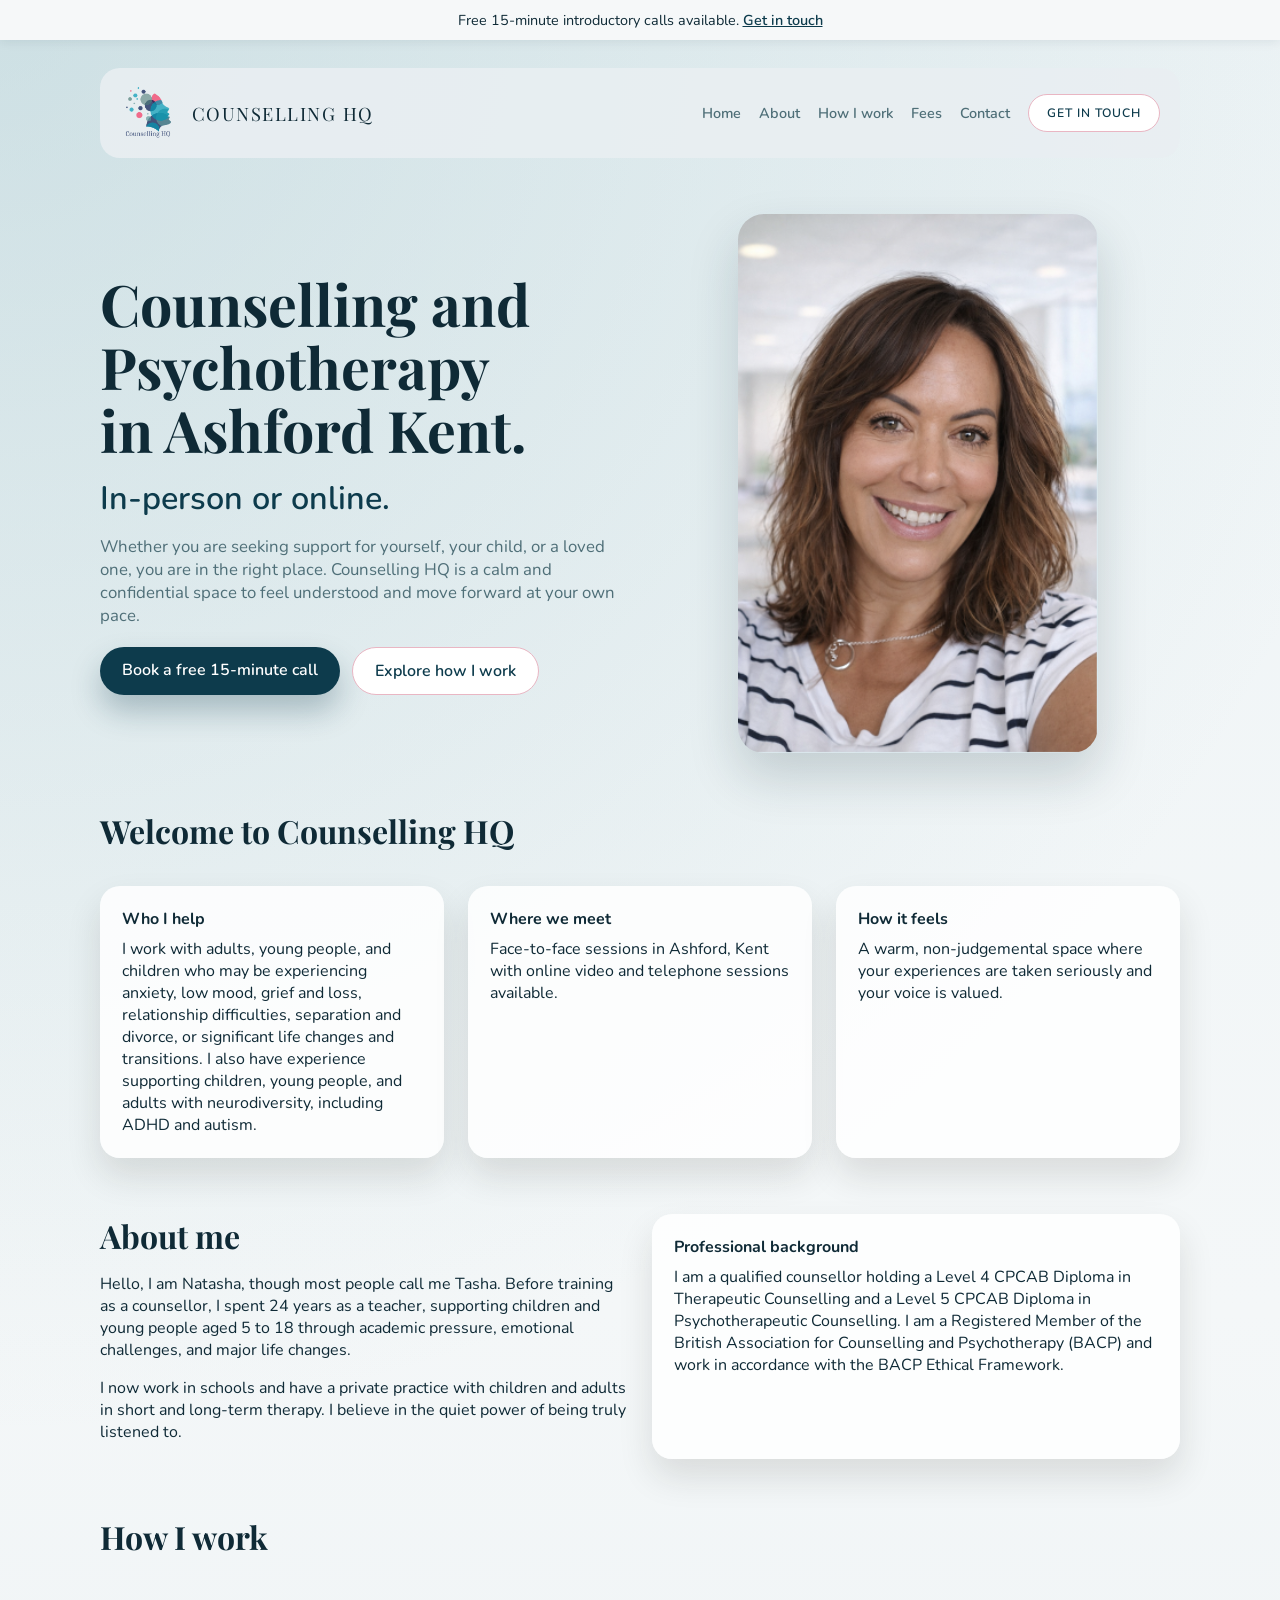
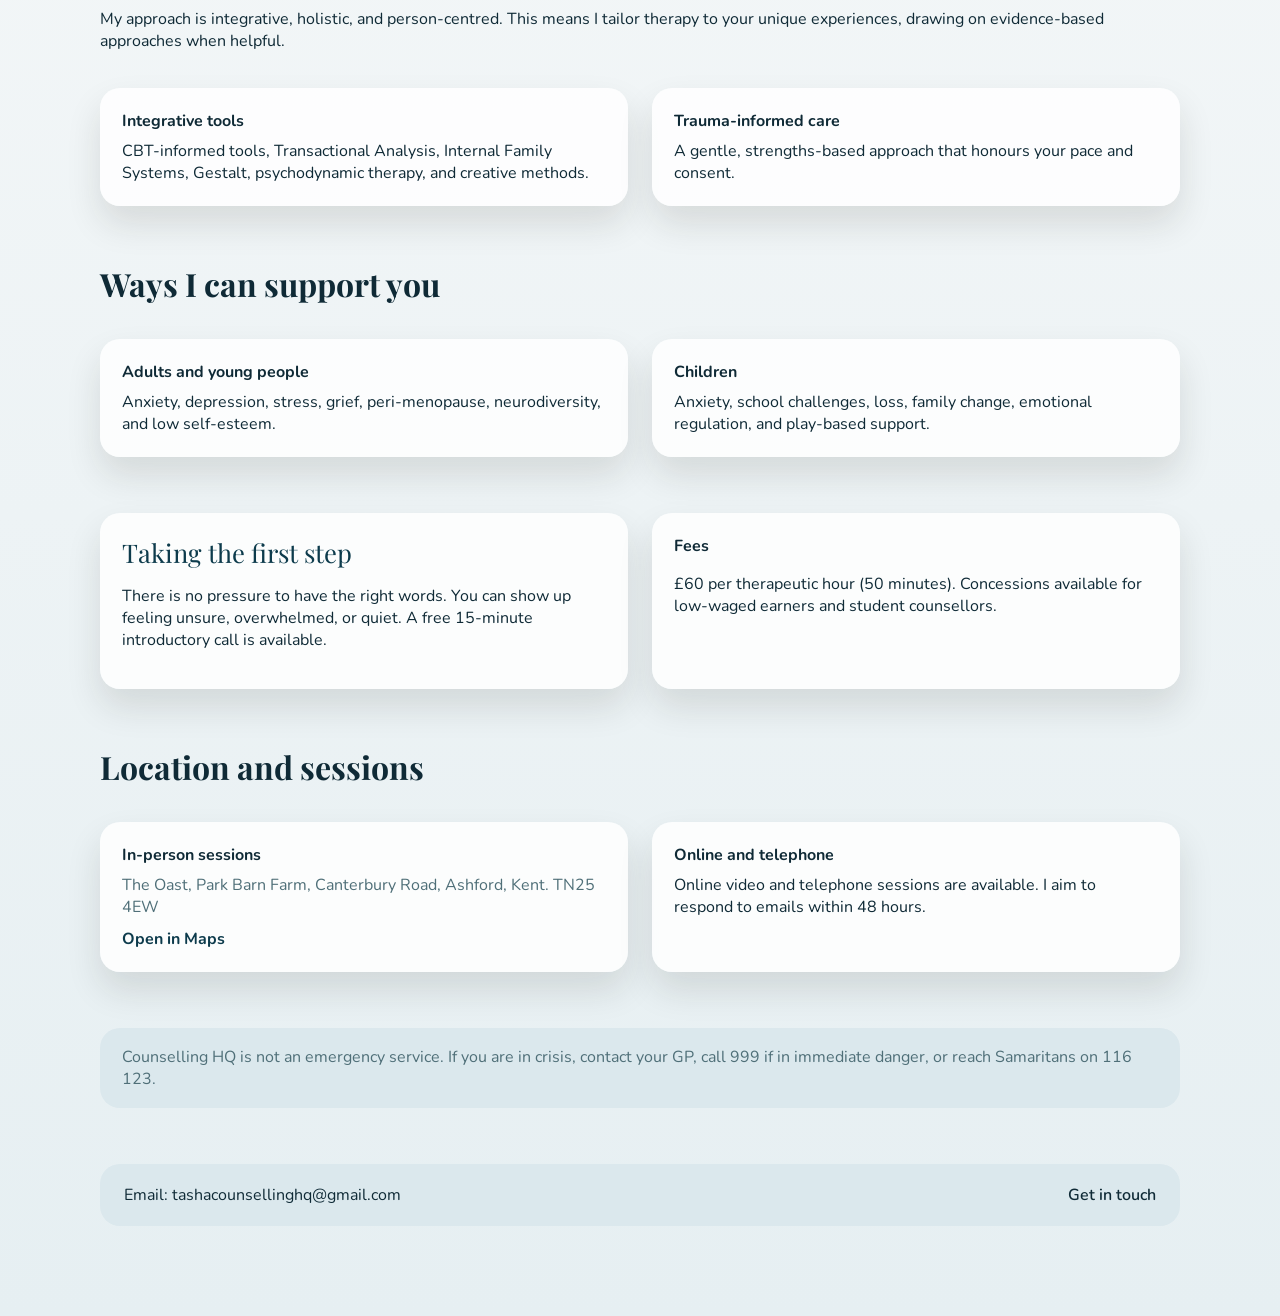
<file: index.html>
<!doctype html>
<html lang="en">
  <head>
    <meta charset="utf-8" />
    <meta name="viewport" content="width=device-width, initial-scale=1" />
    <title>Counselling HQ</title>
    <link rel="preconnect" href="https://fonts.googleapis.com" />
    <link rel="preconnect" href="https://fonts.gstatic.com" crossorigin />
    <link rel="icon" type="image/jpg" href="images/tabLogo.png" />
    <link
      href="https://fonts.googleapis.com/css2?family=Playfair+Display:wght@500;600;700&family=Nunito:wght@300;400;600&display=swap"
      rel="stylesheet"
    />
    <link rel="stylesheet" href="css/style.css" />
  </head>
  <body>
    <div class="announcement">
      <span data-content="announcement.text">Free 15-minute introductory calls available.</span>
      <a
        href="mailto:tashacounsellinghq@gmail.com"
        data-content="announcement.linkText"
        data-content-attr="href:announcement.linkHref"
      >
        Get in touch
      </a>
    </div>

    <main class="page">
      <header>
        <a class="logo" href="index.html">
          <img
            src="images/logoImage.png"
            alt="Counselling HQ logo"
            data-content-attr="alt:brand.logoAlt"
          />
          <span data-content="brand.name">Counselling HQ</span>
        </a>
        <nav>
          <a href="#home" data-content="nav.home">Home</a>
          <a href="#about" data-content="nav.about">About</a>
          <a href="#how" data-content="nav.how">How I work</a>
          <a href="#fees" data-content="nav.fees">Fees</a>
          <a href="#contact" data-content="nav.contact">Contact</a>
          <a
            class="button"
            href="mailto:tashacounsellinghq@gmail.com"
            data-content="nav.cta"
            data-content-attr="href:nav.ctaHref"
          >Get in touch</a>
        </nav>
      </header>

      <section class="hero" id="home">
        <div>
          <h1 data-content="hero.title">Therapy and counselling in Ashford, Kent and online.</h1>
          <p class="hero-subtitle" data-content="hero.subtitle">In-person or online.</p>
          <p data-content="hero.body">
            Whether you are seeking support for yourself, your child, or a loved one, you are
            in the right place. Counselling HQ is a calm and confidential space to feel
            understood and move forward at your own pace.
          </p>
          <div class="hero-actions">
            <a
              class="primary"
              href="#contact"
              data-content="hero.primaryText"
              data-content-attr="href:hero.primaryHref"
            >
              Book a free 15-minute call
            </a>
            <a
              class="secondary"
              href="#how"
              data-content="hero.secondaryText"
              data-content-attr="href:hero.secondaryHref"
            >
              Explore how I work
            </a>
          </div>
        </div>
        <div
          class="hero-image"
          role="img"
          aria-label="Soft therapy portrait"
          data-content-attr="aria-label:hero.imageAria"
        ></div>
      </section>

      <section class="section" id="welcome">
        <h2 class="section-title" data-content="welcome.title">Welcome to Counselling HQ</h2>
        <div class="split">
          <div class="panel">
            <strong data-content="welcome.panel1Title">Who I help</strong>
            <span data-content="welcome.panel1Body">
              Adults, young people, and children seeking support with anxiety, low mood,
              grief, relationship difficulties, and life transitions.
            </span>
          </div>
          <div class="panel">
            <strong data-content="welcome.panel2Title">Where we meet</strong>
            <span data-content="welcome.panel2Body">
              Face-to-face sessions in Ashford, Kent with online video and telephone sessions
              available.
            </span>
          </div>
          <div class="panel">
            <strong data-content="welcome.panel3Title">How it feels</strong>
            <span data-content="welcome.panel3Body">
              A warm, non-judgemental space where your experiences are taken seriously and
              your voice is valued.
            </span>
          </div>
        </div>
      </section>

      <section class="section split" id="about">
        <div>
          <h2 class="section-title" data-content="about.title">About me</h2>
          <p data-content="about.body1">
            Hello, I am Natasha, though most people call me Tasha. Before training as a
            counsellor, I spent 24 years as a teacher, supporting children and young
            people aged 5 to 18 through academic pressure, emotional challenges, and major
            life changes.
          </p>
          <p data-content="about.body2">
            I now work in schools and have a private practice with children and adults in
            short and long-term therapy. I believe in the quiet power of being truly
            listened to.
          </p>
        </div>
        <div class="panel">
          <strong data-content="about.panelTitle">Professional background</strong>
          <span data-content="about.panelBody">
            Diplomas in Therapeutic Counselling (CPCAB), currently completing a Level 5
            diploma in Psychotherapeutic Counselling. Registered member of the BACP.
          </span>
        </div>
      </section>

      <section class="section" id="how">
        <h2 class="section-title" data-content="how.title">How I work</h2>
        <p data-content="how.body">
          My approach is integrative, holistic, and person-centred. This means I tailor
          therapy to your unique experiences, drawing on evidence-based approaches when
          helpful.
        </p>
        <div class="split">
          <div class="panel">
            <strong data-content="how.panel1Title">Integrative tools</strong>
            <span data-content="how.panel1Body">
              CBT-informed tools, Transactional Analysis, Internal Family Systems, Gestalt,
              psychodynamic therapy, and creative methods.
            </span>
          </div>
          <div class="panel">
            <strong data-content="how.panel2Title">Trauma-informed care</strong>
            <span data-content="how.panel2Body">
              A gentle, strengths-based approach that honours your pace and consent.
            </span>
          </div>
        </div>
      </section>

      <section class="section" id="support">
        <h2 class="section-title" data-content="support.title">Ways I can support you</h2>
        <div class="split">
          <div class="panel">
            <strong data-content="support.panel1Title">Adults and young people</strong>
            <span data-content="support.panel1Body">
              Anxiety, depression, stress, grief, peri-menopause, neurodiversity, and low
              self-esteem.
            </span>
          </div>
          <div class="panel">
            <strong data-content="support.panel2Title">Children</strong>
            <span data-content="support.panel2Body">
              Anxiety, school challenges, loss, family change, emotional regulation, and
              play-based support.
            </span>
          </div>
        </div>
      </section>

      <section class="section split" id="fees">
        <div class="panel">
          <span class="quote" data-content="fees.quote">Taking the first step</span>
          <p data-content="fees.body">
            There is no pressure to have the right words. You can show up feeling unsure,
            overwhelmed, or quiet. A free 15-minute introductory call is available.
          </p>
        </div>
        <div class="panel">
          <strong data-content="fees.panelTitle">Fees</strong>
          <p data-content="fees.line1">£65 per therapeutic hour (50 minutes).</p>
          </p>
        </div>
      </section>

      <section class="section" id="location">
        <h2 class="section-title" data-content="location.title">Location and sessions</h2>
        <div class="split">
          <div class="panel">
            <strong data-content="location.panel1Title">In-person sessions</strong>
            <p class="location-address" data-content="location.panel1Body">
              The Oast, Park Barn Farm, Canterbury Road, Ashford, Kent. TN25 4EW
            </p>
            <a
              class="map-link"
              href="https://www.google.com/maps/search/?api=1&query=The%20Oast%2C%20Park%20Barn%20Farm%2C%20Canterbury%20Road%2C%20Ashford%2C%20Kent%2C%20TN25%204EW"
              target="_blank"
              rel="noopener noreferrer"
              data-content="location.panel1MapText"
              data-content-attr="href:location.panel1MapHref"
            >
              Open in Maps
            </a>
          </div>
          <div class="panel">
            <strong data-content="location.panel2Title">Online and telephone</strong>
            <span data-content="location.panel2Body">
              Online video and telephone sessions are available. I aim to respond to emails
              within 48 hours.
            </span>
          </div>
        </div>
      </section>

      <section class="note" data-content="note.body">
        Counselling HQ is not an emergency service. If you are in crisis, contact your GP,
        call 999 if in immediate danger, or reach Samaritans on 116 123.
      </section>

      <section class="cta-band" id="contact">
        <span>
          Email: <span data-content="contact.emailAddress">tashacounsellinghq@gmail.com</span>
        </span>
        <a
          href="mailto:tashacounsellinghq@gmail.com"
          data-content="contact.ctaText"
          data-content-attr="href:contact.emailHref"
        >
          Get in touch
        </a>
      </section>
    </main>
    <script src="js/content.js"></script>
  </body>
</html>
</file>
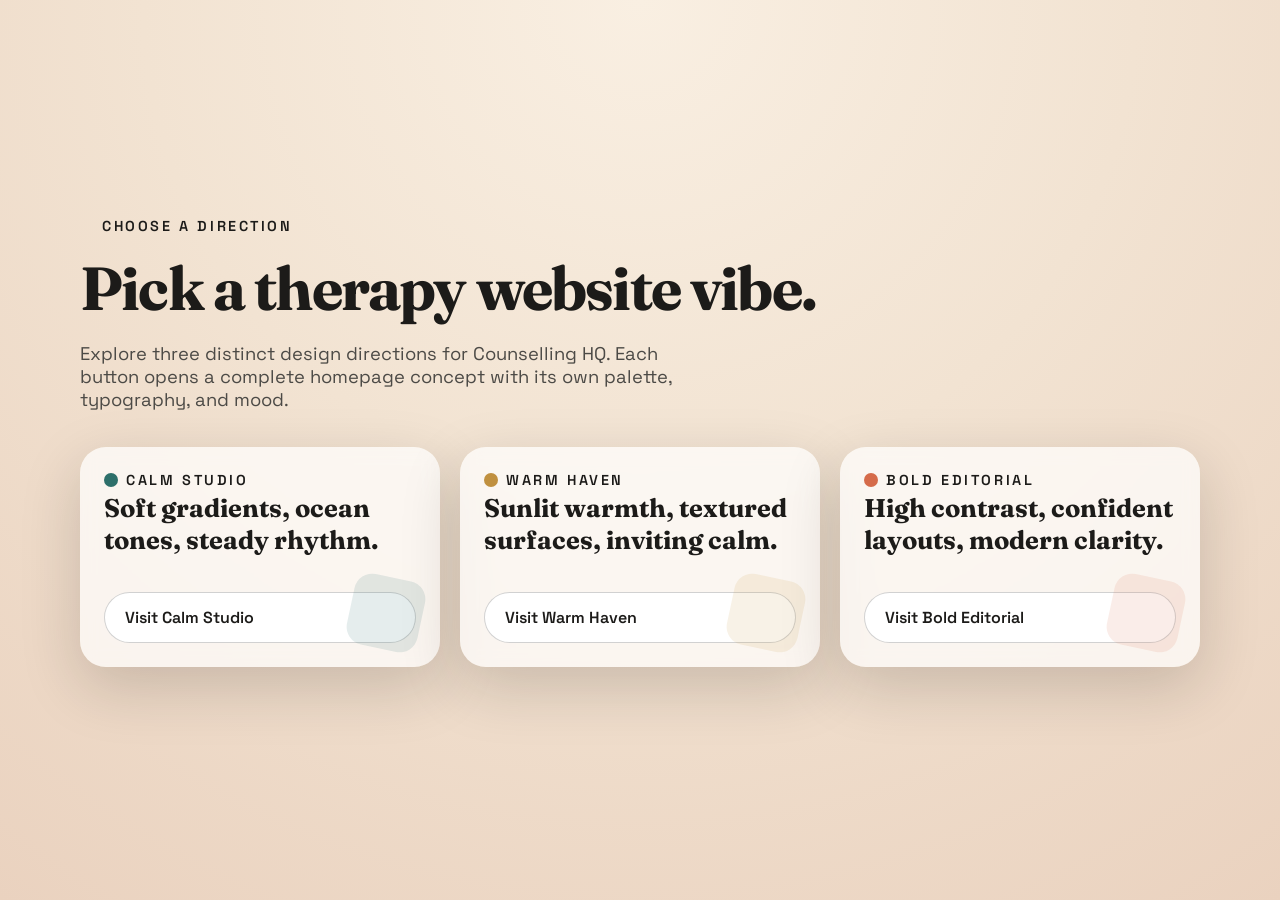
<file: idex.html>
<!doctype html>
<html lang="en">
  <head>
    <meta charset="utf-8" />
    <meta name="viewport" content="width=device-width, initial-scale=1" />
    <title>Counselling HQ - Style Select</title>
    <link rel="preconnect" href="https://fonts.googleapis.com" />
    <link rel="preconnect" href="https://fonts.gstatic.com" crossorigin />
    <link
      href="https://fonts.googleapis.com/css2?family=Fraunces:opsz,wght@9..144,600;9..144,700&family=Space+Grotesk:wght@400;500;600&display=swap"
      rel="stylesheet"
    />
    <style>
      :root {
        color-scheme: light;
        --ink: #1c1b19;
        --muted: #4c4a46;
        --paper: #f7f1e7;
        --teal: #2d6f6a;
        --gold: #c0903f;
        --coral: #d56b4a;
        --shadow: 0 20px 60px rgba(26, 22, 18, 0.18);
        --radius: 26px;
      }

      * {
        box-sizing: border-box;
      }

      body {
        margin: 0;
        font-family: "Space Grotesk", "Segoe UI", sans-serif;
        color: var(--ink);
        background: radial-gradient(circle at top, #f9efe2 0%, #f2e3d2 45%, #ead2bf 100%);
        min-height: 100vh;
        display: flex;
        align-items: center;
        justify-content: center;
        padding: 64px 20px 80px;
      }

      .frame {
        width: min(1120px, 100%);
        display: grid;
        gap: 36px;
      }

      header {
        display: grid;
        gap: 16px;
      }

      h1 {
        font-family: "Fraunces", "Times New Roman", serif;
        font-size: clamp(2.4rem, 1.4rem + 3vw, 4rem);
        margin: 0;
        letter-spacing: -0.03em;
      }

      p {
        margin: 0;
        color: var(--muted);
        font-size: clamp(1rem, 0.95rem + 0.4vw, 1.15rem);
        max-width: 640px;
      }

      .card-grid {
        display: grid;
        grid-template-columns: repeat(auto-fit, minmax(240px, 1fr));
        gap: 20px;
      }

      .card {
        position: relative;
        padding: 24px;
        background: rgba(255, 255, 255, 0.7);
        border-radius: var(--radius);
        box-shadow: var(--shadow);
        backdrop-filter: blur(8px);
        min-height: 220px;
        display: grid;
        align-content: space-between;
        gap: 18px;
        transform: translateY(14px);
        opacity: 0;
        animation: rise 0.7s ease forwards;
      }

      .card:nth-child(2) {
        animation-delay: 0.15s;
      }

      .card:nth-child(3) {
        animation-delay: 0.3s;
      }

      .card h2 {
        margin: 0;
        font-family: "Fraunces", "Times New Roman", serif;
        font-size: 1.6rem;
      }

      .pill {
        display: inline-flex;
        align-items: center;
        gap: 8px;
        font-size: 0.9rem;
        text-transform: uppercase;
        letter-spacing: 0.18em;
        font-weight: 600;
      }

      .pill span {
        width: 14px;
        height: 14px;
        border-radius: 50%;
        display: inline-block;
      }

      .card a {
        text-decoration: none;
        color: var(--ink);
        font-weight: 600;
        display: inline-flex;
        align-items: center;
        justify-content: space-between;
        padding: 14px 20px;
        border-radius: 999px;
        border: 1.5px solid rgba(28, 27, 25, 0.2);
        transition: transform 0.2s ease, box-shadow 0.2s ease;
        background: #fff;
      }

      .card a:hover {
        transform: translateY(-2px);
        box-shadow: 0 12px 24px rgba(18, 15, 10, 0.16);
      }

      .card a:focus-visible {
        outline: 3px solid rgba(45, 111, 106, 0.4);
        outline-offset: 2px;
      }

      .decor {
        position: absolute;
        inset: auto 18px 18px auto;
        width: 72px;
        height: 72px;
        border-radius: 18px;
        opacity: 0.12;
        transform: rotate(12deg);
      }

      .calm .pill span,
      .calm .decor {
        background: var(--teal);
      }

      .warm .pill span,
      .warm .decor {
        background: var(--gold);
      }

      .bold .pill span,
      .bold .decor {
        background: var(--coral);
      }

      @keyframes rise {
        to {
          transform: translateY(0);
          opacity: 1;
        }
      }

      @media (max-width: 720px) {
        body {
          padding-top: 48px;
        }

        .card {
          min-height: 200px;
        }
      }
    </style>
  </head>
  <body>
    <main class="frame">
      <header>
        <div class="pill">
          <span></span>
          Choose a direction
        </div>
        <h1>Pick a therapy website vibe.</h1>
        <p>
          Explore three distinct design directions for Counselling HQ. Each button opens a
          complete homepage concept with its own palette, typography, and mood.
        </p>
      </header>

      <section class="card-grid">
        <article class="card calm">
          <div>
            <div class="pill"><span></span>Calm Studio</div>
            <h2>Soft gradients, ocean tones, steady rhythm.</h2>
          </div>
          <a href="style1.html">Visit Calm Studio</a>
          <div class="decor"></div>
        </article>

        <article class="card warm">
          <div>
            <div class="pill"><span></span>Warm Haven</div>
            <h2>Sunlit warmth, textured surfaces, inviting calm.</h2>
          </div>
          <a href="style2.html">Visit Warm Haven</a>
          <div class="decor"></div>
        </article>

        <article class="card bold">
          <div>
            <div class="pill"><span></span>Bold Editorial</div>
            <h2>High contrast, confident layouts, modern clarity.</h2>
          </div>
          <a href="style3.html">Visit Bold Editorial</a>
          <div class="decor"></div>
        </article>
      </section>
    </main>
  </body>
</html>
</file>
<file: css/style.css>
/* Theme tokens used across the page */
:root {
  color-scheme: light;
  --ink: #0f2a36;
  --muted: #4f6f78;
  --cream: #eef4f6;
  --sand: #dbe8ed;
  --olive: #0d3b4c;
  --stone: #9bc1c8;
  --blush: #e9b6c3;
  --shadow: 0 24px 50px rgba(15, 42, 54, 0.18);
  --radius: 26px;
}

/* Global box model reset */
* {
  box-sizing: border-box;
}

/* Base page typography and background treatment */
body {
  margin: 0;
  font-family: "Nunito", "Segoe UI", sans-serif;
  color: var(--ink);
  background:
    radial-gradient(circle at top left, rgba(155, 193, 200, 0.4), transparent 45%),
    linear-gradient(180deg, var(--cream) 0%, #f4f7f8 45%, #e6eff2 100%);
  min-height: 100vh;
}

/* Top announcement strip */
.announcement {
  position: sticky;
  top: 0;
  z-index: 100;
  background: #f6f8f9;
  color: var(--ink);
  text-align: center;
  padding: 10px 16px;
  font-size: 0.9rem;
  box-shadow: 0 2px 10px rgba(15, 42, 54, 0.08);
}

/* Announcement link style */
.announcement a {
  color: var(--olive);
  text-decoration: underline;
  font-weight: 600;
}

/* Main content wrapper */
.page {
  max-width: 1120px;
  margin: 0 auto;
  padding: 28px 20px 90px;
  display: grid;
  gap: 56px;
}

/* Header layout */
header {
  display: flex;
  align-items: center;
  justify-content: space-between;
  gap: 18px;
  flex-wrap: wrap;
  background: rgba(233, 239, 242, 0.9);
  padding: 16px 20px;
  border-radius: 20px;
}

/* Brand mark and wordmark */
.logo {
  font-family: "Playfair Display", "Times New Roman", serif;
  letter-spacing: 0.08em;
  text-transform: uppercase;
  font-size: 1.15rem;
  text-decoration: none;
  color: var(--ink);
  display: inline-flex;
  align-items: center;
  gap: 14px;
}

/* Logo image sizing */
.logo img {
  width: 58px;
  height: 58px;
  object-fit: contain;
}

/* Primary nav links */
nav {
  display: flex;
  align-items: center;
  gap: 18px;
  flex-wrap: wrap;
}

/* Default nav item style */
nav a {
  text-decoration: none;
  color: var(--muted);
  font-weight: 600;
  font-size: 0.9rem;
}

/* Header CTA pill button */
.button {
  padding: 10px 18px;
  border-radius: 999px;
  border: 1.5px solid var(--blush);
  font-weight: 600;
  letter-spacing: 0.08em;
  text-transform: uppercase;
  font-size: 0.76rem;
  color: var(--olive);
  text-decoration: none;
  background: white;
}

/* Hero area: text and image split */
.hero {
  display: grid;
  gap: 32px;
  grid-template-columns: repeat(auto-fit, minmax(260px, 1fr));
  align-items: center;
}

/* Main hero heading */
.hero h1 {
  font-family: "Playfair Display", "Times New Roman", serif;
  font-size: clamp(2.4rem, 1.5rem + 2.6vw, 4rem);
  line-height: 1.1;
  max-width: 15ch;
  text-wrap: balance;
  margin: 0 0 16px;
}

/* Hero subtitle between heading and paragraph */
.hero p.hero-subtitle {
  margin: 0 0 14px;
  font-size: clamp(1.6rem, 1.3rem + 0.9vw, 2.1rem);
  font-weight: 600;
  color: var(--olive);
  line-height: 1.35;
}

/* Hero intro paragraph */
.hero p {
  margin: 0 0 20px;
  color: var(--muted);
  font-size: 1.05rem;
  max-width: 520px;
}

/* Hero button row */
.hero-actions {
  display: flex;
  flex-wrap: wrap;
  gap: 12px;
}

/* Shared hero button styling */
.hero-actions a {
  text-decoration: none;
  padding: 12px 22px;
  border-radius: 999px;
  font-weight: 600;
  transition: transform 0.2s ease;
}

/* Filled primary hero button */
.hero-actions .primary {
  background: var(--olive);
  color: white;
  box-shadow: 0 16px 30px rgba(13, 59, 76, 0.28);
}

/* Outlined secondary hero button */
.hero-actions .secondary {
  border: 1px solid var(--blush);
  color: var(--olive);
  background: white;
}

/* Hover lift for hero buttons */
.hero-actions a:hover {
  transform: translateY(-2px);
}

/* Hero image panel */
.hero-image {
  width: min(100%, clamp(250px, 34vw, 360px));
  aspect-ratio: 314 / 470;
  justify-self: center;
  border-radius: var(--radius);
  background-color: var(--sand);
  background-image: url("../images/tashaImage.png");
  background-position: center;
  background-size: contain;
  background-repeat: no-repeat;
  box-shadow: var(--shadow);
}

/* Shared section heading style */
.section-title {
  font-family: "Playfair Display", "Times New Roman", serif;
  font-size: 2rem;
  margin: 0 0 14px;
}

/* Vertical spacing for sections */
.section {
  display: grid;
  gap: 20px;
}

/* Responsive two/three column grid helper */
.split {
  display: grid;
  gap: 24px;
  grid-template-columns: repeat(auto-fit, minmax(240px, 1fr));
}

/* Content card style */
.panel {
  background: rgba(255, 255, 255, 0.85);
  border-radius: 20px;
  padding: 22px;
  box-shadow: 0 18px 35px rgba(36, 30, 25, 0.12);
}

/* Card heading spacing */
.panel strong {
  display: block;
  margin-bottom: 8px;
}

/* Address text in location panel */
.location-address {
  margin: 0 0 10px;
  color: var(--muted);
}

/* Click-to-map link for in-person address */
.map-link {
  display: inline-flex;
  align-items: center;
  gap: 6px;
  text-decoration: none;
  color: var(--olive);
  font-weight: 700;
}

.map-link:hover {
  text-decoration: underline;
}

/* Generic list style (available for future sections) */
.list {
  margin: 0;
  padding-left: 18px;
  color: var(--muted);
}

/* Pull-quote typography */
.quote {
  font-family: "Playfair Display", "Times New Roman", serif;
  font-size: 1.6rem;
  color: var(--olive);
}

/* Bottom contact call-to-action band */
.cta-band {
  background: var(--sand);
  border-radius: 20px;
  padding: 20px 24px;
  display: flex;
  align-items: center;
  justify-content: space-between;
  gap: 16px;
  flex-wrap: wrap;
}

/* Contact band link style */
.cta-band a {
  text-decoration: none;
  color: var(--ink);
  font-weight: 600;
}

/* Safety note block */
.note {
  background: var(--sand);
  padding: 18px 22px;
  border-radius: 20px;
  color: var(--muted);
}


/* Mobile layout tweaks */
@media (max-width: 720px) {
  header {
    flex-direction: column;
    align-items: flex-start;
  }

  nav {
    width: 100%;
    justify-content: space-between;
  }

  .hero-image {
    width: min(100%, 320px);
  }
}
</file>
